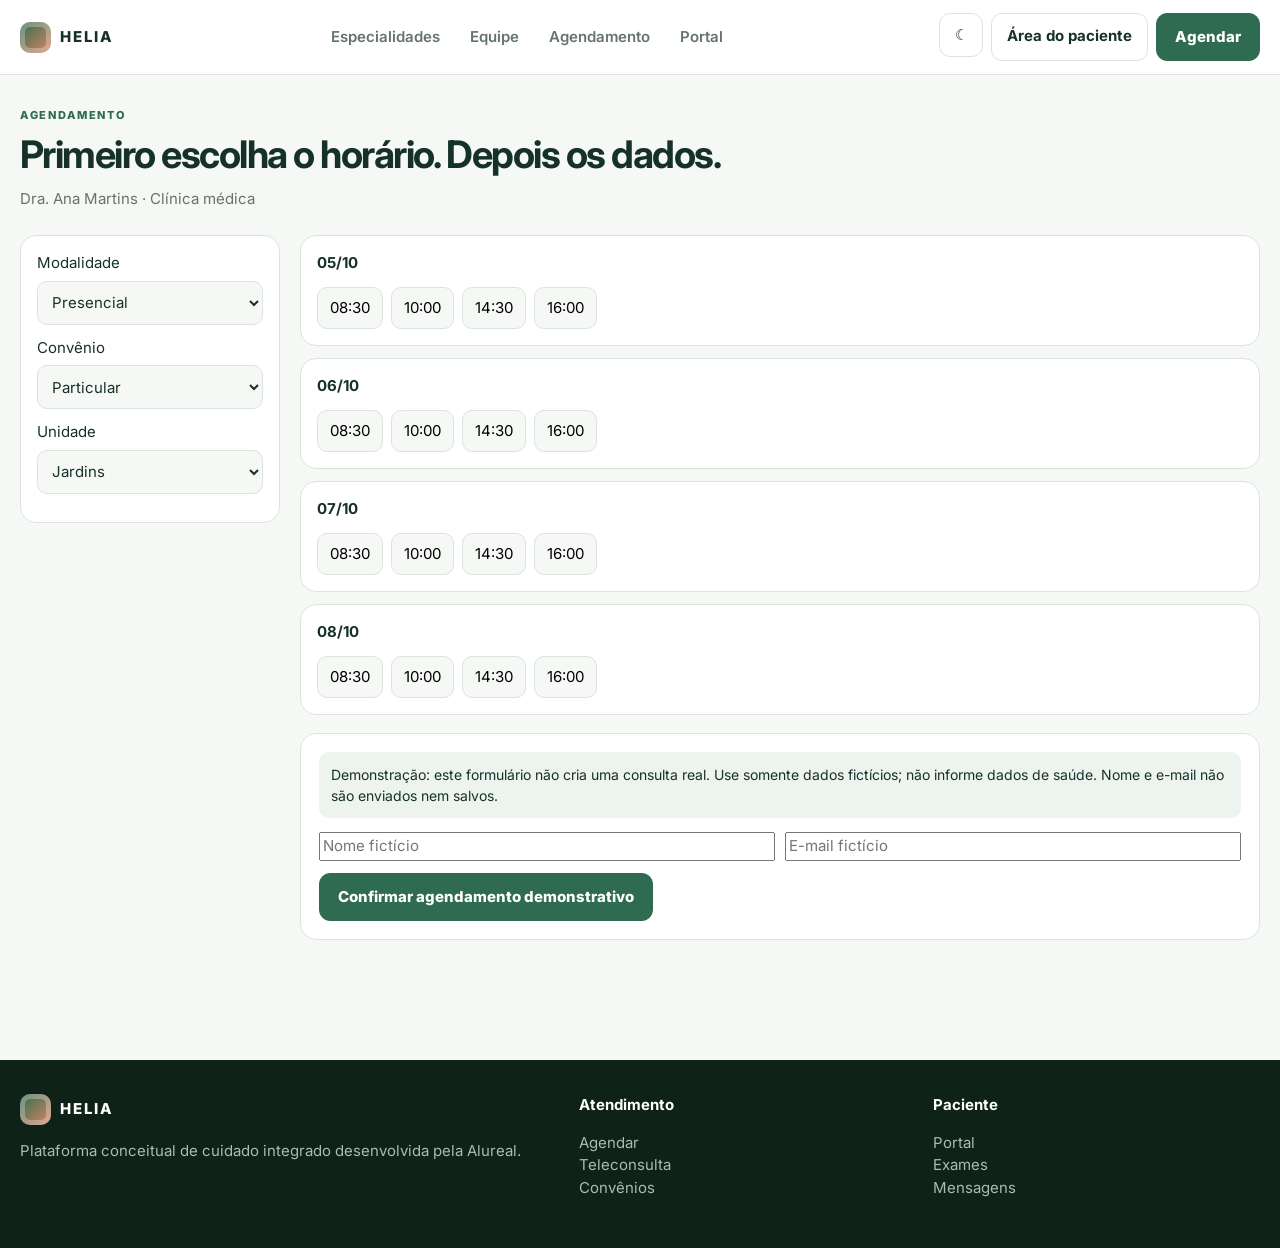
<file: agendamento.html>
<!doctype html><html lang="pt-BR"><head><meta charset="utf-8"><meta name="viewport" content="width=device-width,initial-scale=1,maximum-scale=1,user-scalable=no,viewport-fit=cover"><title>HELIA — Agendamento</title><link href="https://fonts.googleapis.com/css2?family=Inter:wght@400;500;600;700;800&display=swap" rel="stylesheet"><link rel="stylesheet" href="helia-app.css?v=20261001-1100"></head><body><div data-shell-header></div><main class="page"><div class="wrap"><header class="page-head"><div><span class="eyebrow">Agendamento</span><h1>Primeiro escolha o horário. Depois os dados.</h1><p data-selected-doctor></p><p class="booking-status" data-booking-status role="status" aria-live="polite"></p></div></header><div class="schedule-grid"><aside class="schedule-side"><label>Modalidade<select><option>Presencial</option><option>Teleconsulta</option></select></label><label>Convênio<select><option>Particular</option><option>Saúde Prime</option><option>Vida+ Empresarial</option></select></label><label>Unidade<select><option>Jardins</option><option>Paulista</option></select></label></aside><section><div class="schedule-days" data-schedule></div><form class="booking-form" data-booking-form><p class="demo-notice">Demonstração: este formulário não cria uma consulta real. Use somente dados fictícios; não informe dados de saúde. Nome e e-mail não são enviados nem salvos.</p><div class="booking-fields"><input required placeholder="Nome fictício"><input type="email" required placeholder="E-mail fictício"></div><button class="primary" style="margin-top:12px">Confirmar agendamento demonstrativo</button></form></section></div></div></main><div data-shell-footer></div><script src="helia-data.js?v=20261001-1100"></script><script src="helia-app.js?v=20261001-1100"></script></body></html>
</file>
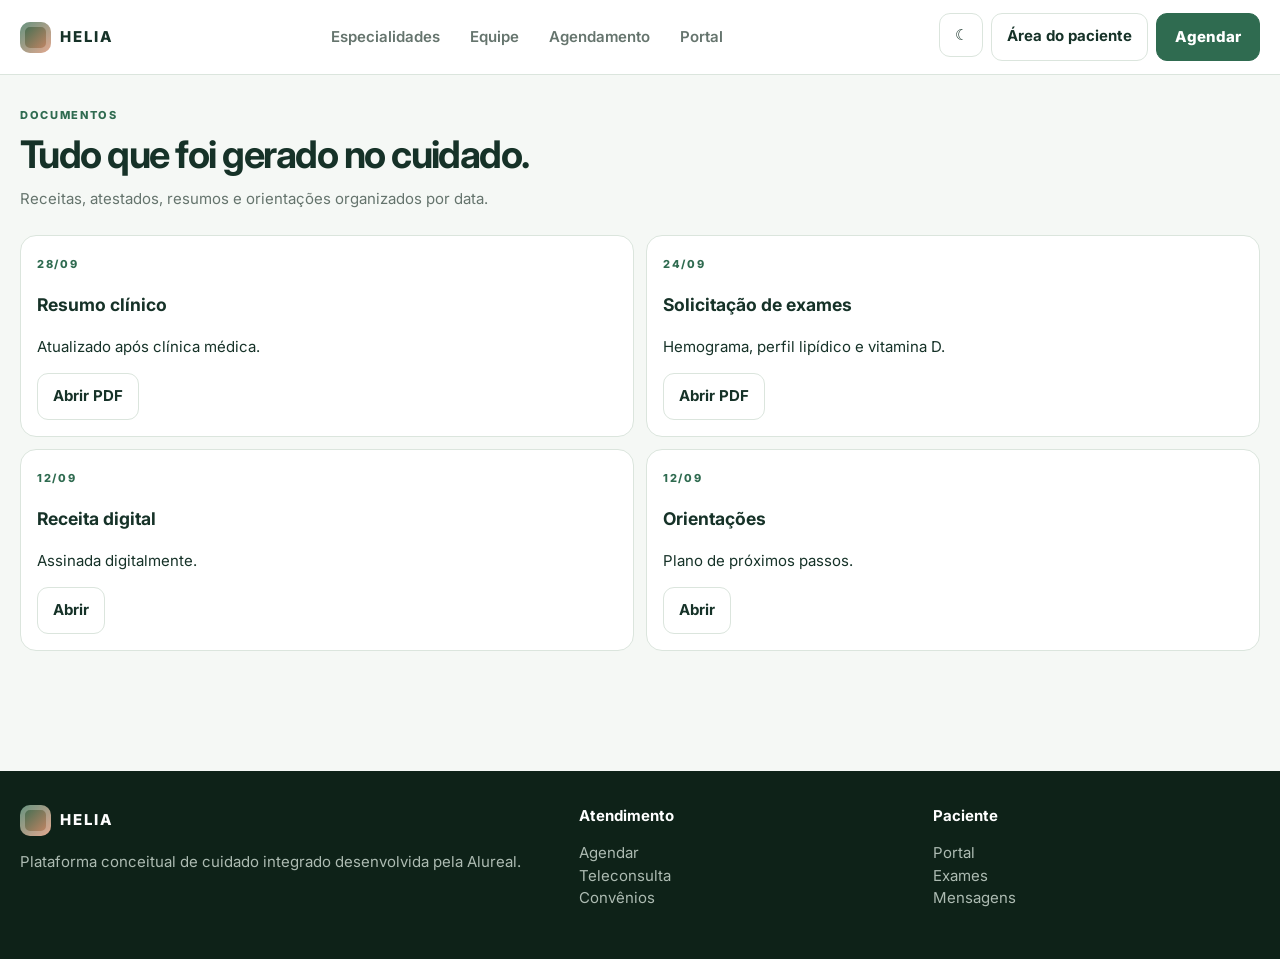
<file: documentos.html>
<!doctype html><html lang="pt-BR"><head><meta charset="utf-8"><meta name="viewport" content="width=device-width,initial-scale=1,maximum-scale=1,user-scalable=no,viewport-fit=cover"><title>HELIA — Documentos</title><link href="https://fonts.googleapis.com/css2?family=Inter:wght@400;500;600;700;800&display=swap" rel="stylesheet"><link rel="stylesheet" href="helia-app.css?v=20260929-1820"></head><body><div data-shell-header></div><main class="page"><div class="wrap"><header class="page-head"><div><span class="eyebrow">Documentos</span><h1>Tudo que foi gerado no cuidado.</h1><p>Receitas, atestados, resumos e orientações organizados por data.</p></div></header><div class="doc-grid"><article class="doc-card"><span class="eyebrow">28/09</span><h3>Resumo clínico</h3><p>Atualizado após clínica médica.</p><button class="secondary">Abrir PDF</button></article><article class="doc-card"><span class="eyebrow">24/09</span><h3>Solicitação de exames</h3><p>Hemograma, perfil lipídico e vitamina D.</p><button class="secondary">Abrir PDF</button></article><article class="doc-card"><span class="eyebrow">12/09</span><h3>Receita digital</h3><p>Assinada digitalmente.</p><button class="secondary">Abrir</button></article><article class="doc-card"><span class="eyebrow">12/09</span><h3>Orientações</h3><p>Plano de próximos passos.</p><button class="secondary">Abrir</button></article></div></div></main><div data-shell-footer></div><script src="helia-data.js?v=20260929-1820"></script><script src="helia-app.js?v=20260929-1820"></script></body></html>
</file>
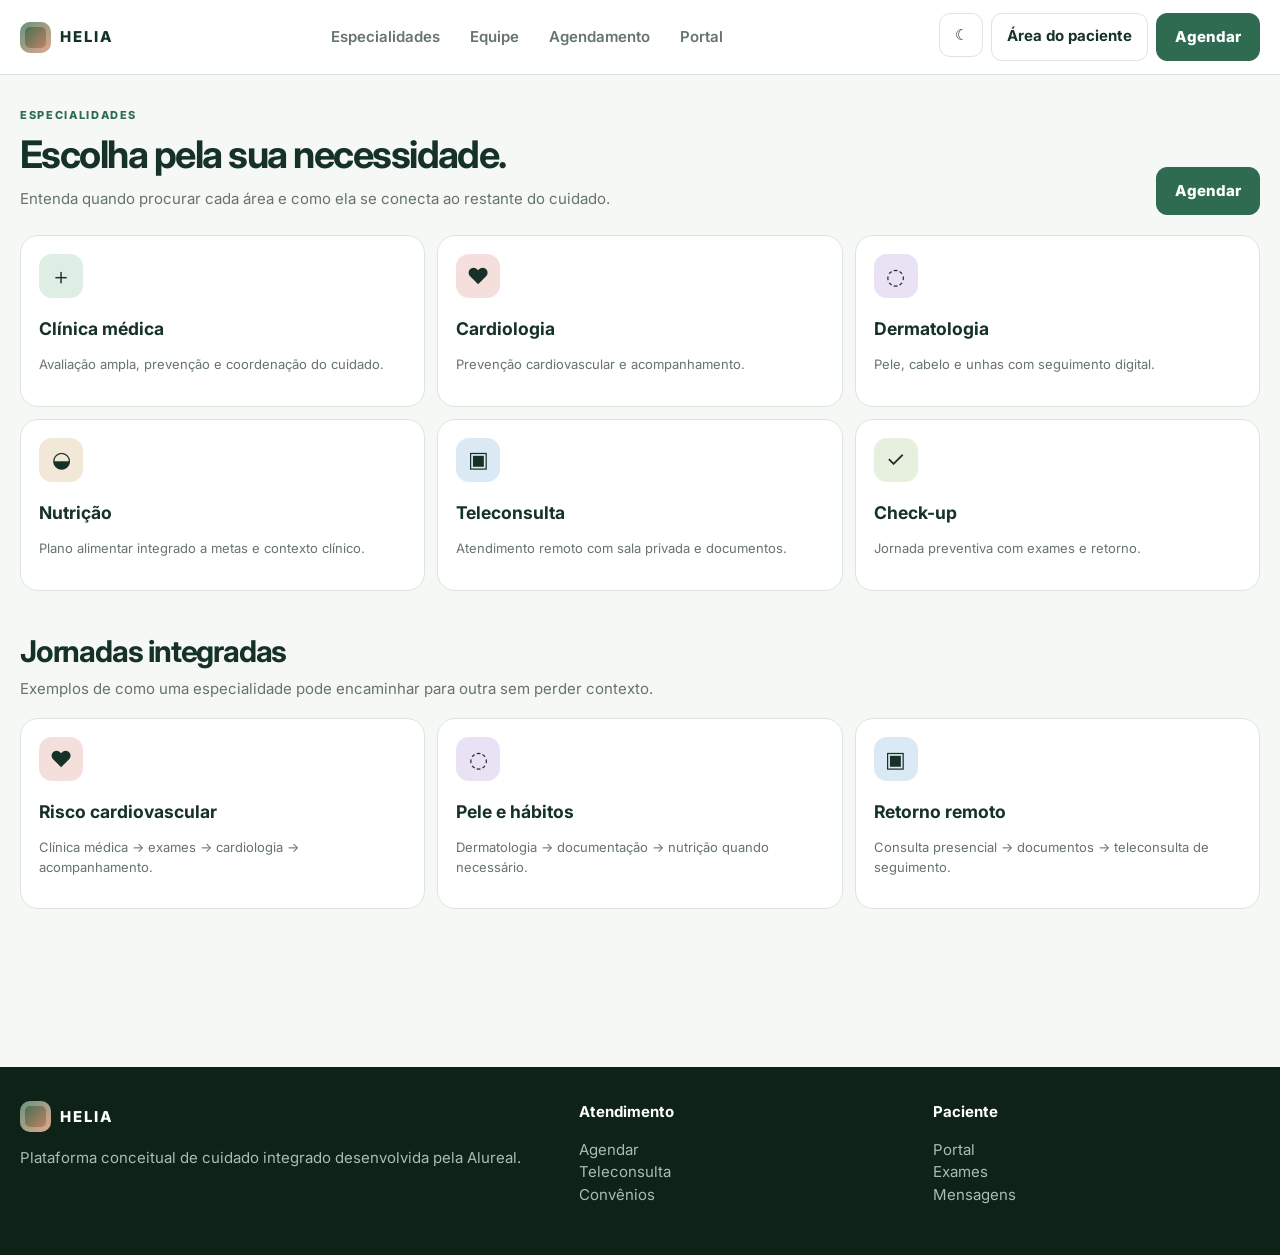
<file: especialidades.html>
<!doctype html><html lang="pt-BR"><head><meta charset="utf-8"><meta name="viewport" content="width=device-width,initial-scale=1,maximum-scale=1,user-scalable=no,viewport-fit=cover"><title>HELIA — Especialidades</title><link href="https://fonts.googleapis.com/css2?family=Inter:wght@400;500;600;700;800&display=swap" rel="stylesheet"><link rel="stylesheet" href="helia-app.css?v=20260929-1820"></head><body><div data-shell-header></div><main class="page"><div class="wrap"><header class="page-head"><div><span class="eyebrow">Especialidades</span><h1>Escolha pela sua necessidade.</h1><p>Entenda quando procurar cada área e como ela se conecta ao restante do cuidado.</p></div><a class="primary" href="agendamento.html">Agendar</a></header><div class="specialty-grid" data-specialties></div><section class="section"><div class="section-head"><div><h2>Jornadas integradas</h2><p>Exemplos de como uma especialidade pode encaminhar para outra sem perder contexto.</p></div></div><div class="specialty-grid"><article class="specialty"><div class="specialty-icon" style="background:#f4dfdc">♥</div><h3>Risco cardiovascular</h3><p>Clínica médica → exames → cardiologia → acompanhamento.</p></article><article class="specialty"><div class="specialty-icon" style="background:#e9e2f4">◌</div><h3>Pele e hábitos</h3><p>Dermatologia → documentação → nutrição quando necessário.</p></article><article class="specialty"><div class="specialty-icon" style="background:#dbe9f5">▣</div><h3>Retorno remoto</h3><p>Consulta presencial → documentos → teleconsulta de seguimento.</p></article></div></section></div></main><div data-shell-footer></div><script src="helia-data.js?v=20260929-1820"></script><script src="helia-app.js?v=20260929-1820"></script></body></html>
</file>
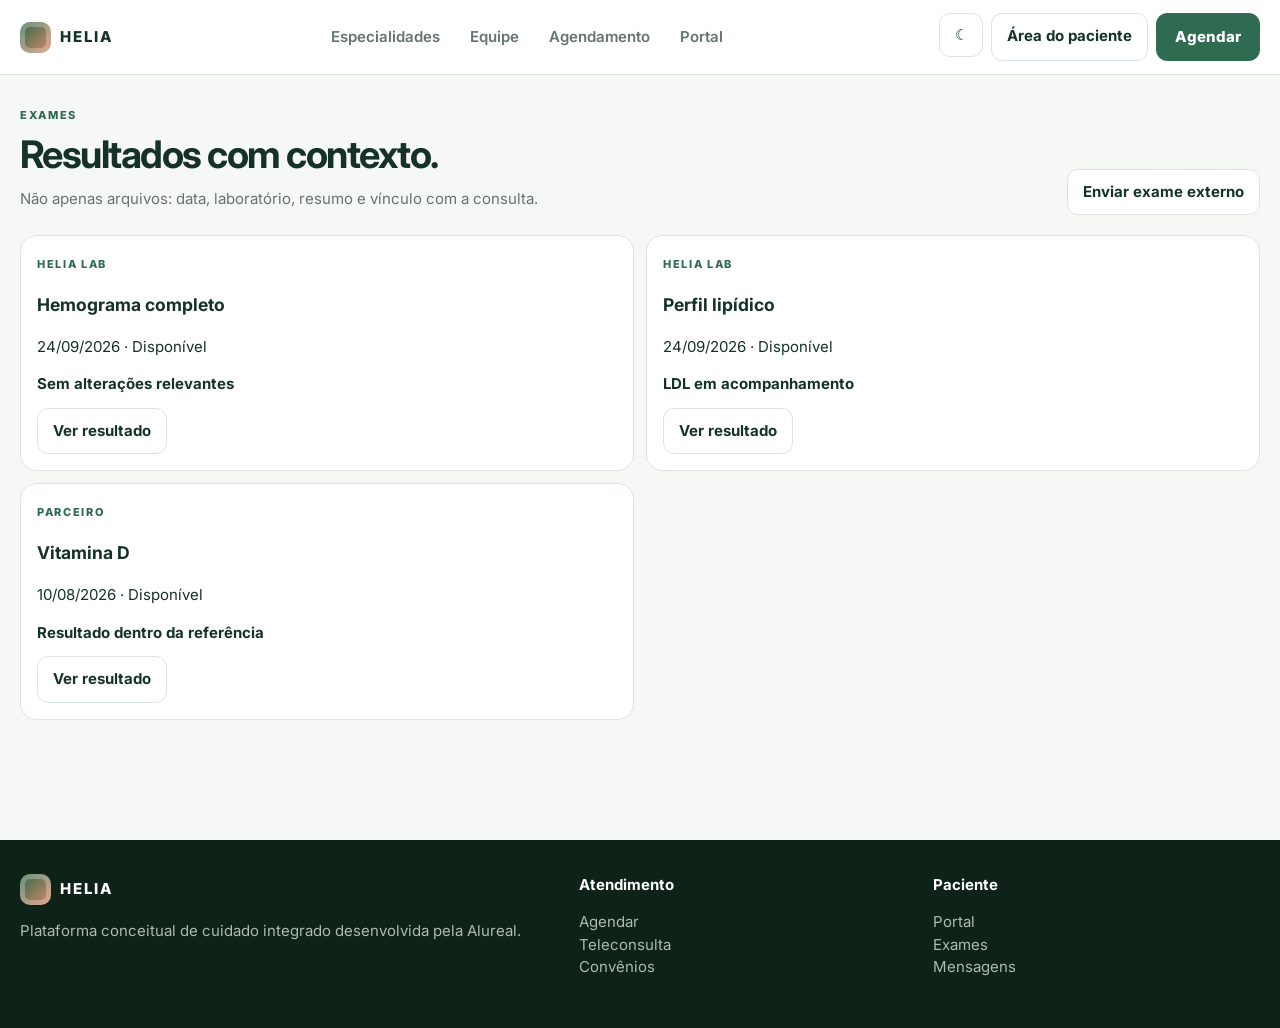
<file: exames.html>
<!doctype html><html lang="pt-BR"><head><meta charset="utf-8"><meta name="viewport" content="width=device-width,initial-scale=1,maximum-scale=1,user-scalable=no,viewport-fit=cover"><title>HELIA — Exames</title><link href="https://fonts.googleapis.com/css2?family=Inter:wght@400;500;600;700;800&display=swap" rel="stylesheet"><link rel="stylesheet" href="helia-app.css?v=20260929-1820"></head><body><div data-shell-header></div><main class="page"><div class="wrap"><header class="page-head"><div><span class="eyebrow">Exames</span><h1>Resultados com contexto.</h1><p>Não apenas arquivos: data, laboratório, resumo e vínculo com a consulta.</p></div><button class="secondary">Enviar exame externo</button></header><div class="exam-grid" data-exams></div></div></main><div data-shell-footer></div><script src="helia-data.js?v=20260929-1820"></script><script src="helia-app.js?v=20260929-1820"></script></body></html>
</file>
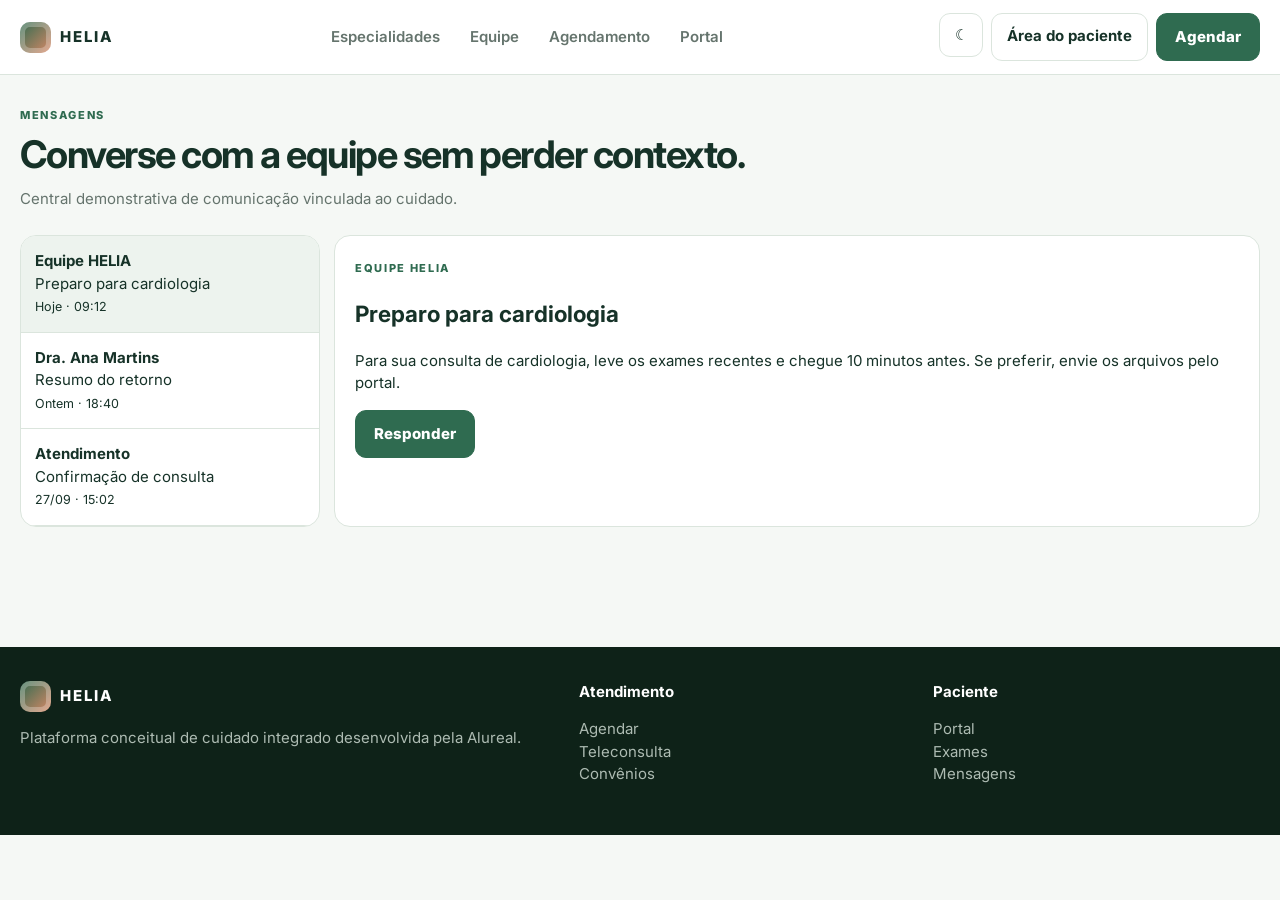
<file: mensagens.html>
<!doctype html><html lang="pt-BR"><head><meta charset="utf-8"><meta name="viewport" content="width=device-width,initial-scale=1,maximum-scale=1,user-scalable=no,viewport-fit=cover"><title>HELIA — Mensagens</title><link href="https://fonts.googleapis.com/css2?family=Inter:wght@400;500;600;700;800&display=swap" rel="stylesheet"><link rel="stylesheet" href="helia-app.css?v=20260929-1820"></head><body><div data-shell-header></div><main class="page"><div class="wrap"><header class="page-head"><div><span class="eyebrow">Mensagens</span><h1>Converse com a equipe sem perder contexto.</h1><p>Central demonstrativa de comunicação vinculada ao cuidado.</p></div></header><div class="message-layout"><section class="message-list" data-message-list></section><article class="message-view" data-message-view></article></div></div></main><div data-shell-footer></div><script src="helia-data.js?v=20260929-1820"></script><script src="helia-app.js?v=20260929-1820"></script></body></html>
</file>
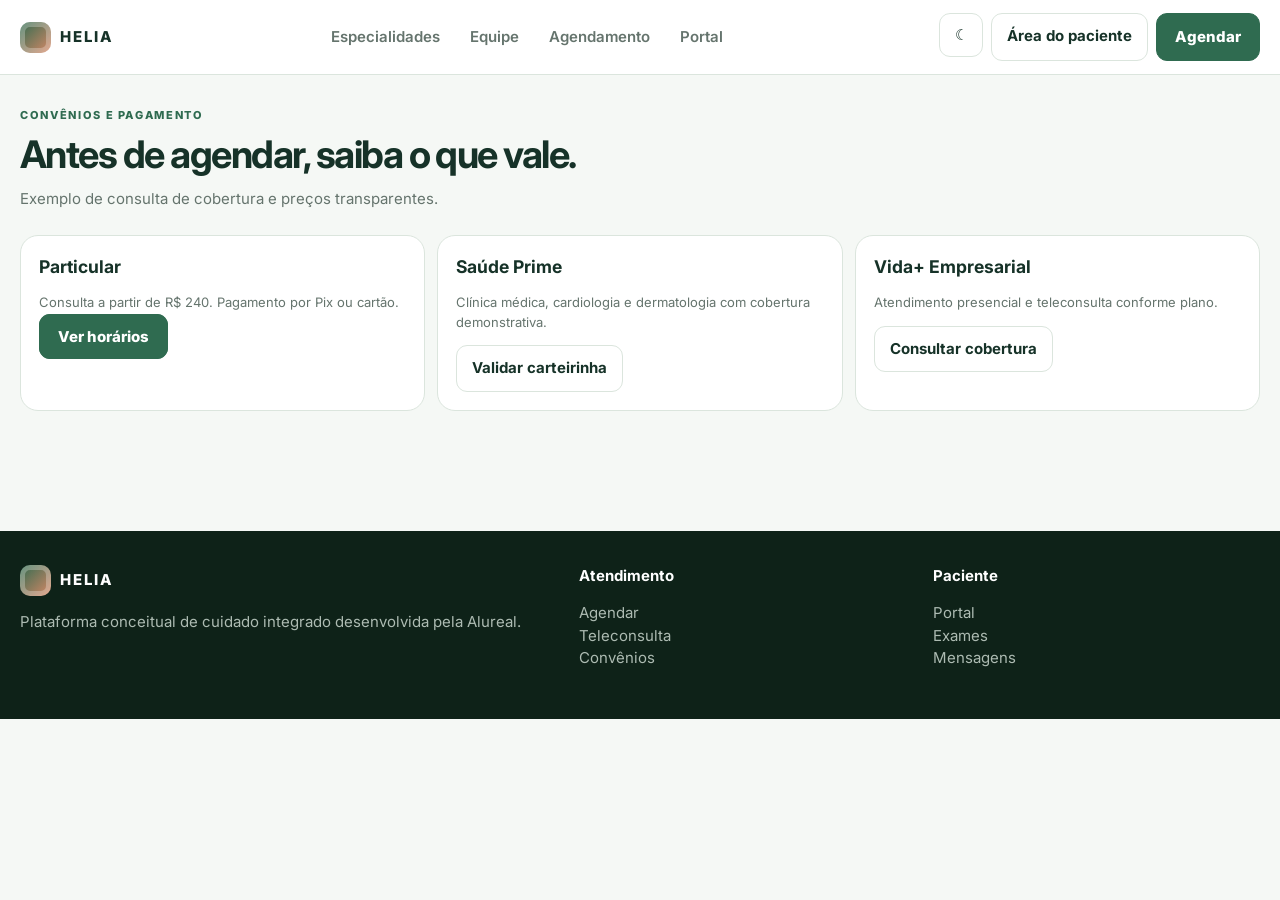
<file: planos.html>
<!doctype html><html lang="pt-BR"><head><meta charset="utf-8"><meta name="viewport" content="width=device-width,initial-scale=1,maximum-scale=1,user-scalable=no,viewport-fit=cover"><title>HELIA — Convênios</title><link href="https://fonts.googleapis.com/css2?family=Inter:wght@400;500;600;700;800&display=swap" rel="stylesheet"><link rel="stylesheet" href="helia-app.css?v=20260929-1820"></head><body><div data-shell-header></div><main class="page"><div class="wrap"><header class="page-head"><div><span class="eyebrow">Convênios e pagamento</span><h1>Antes de agendar, saiba o que vale.</h1><p>Exemplo de consulta de cobertura e preços transparentes.</p></div></header><div class="specialty-grid"><article class="specialty"><h3>Particular</h3><p>Consulta a partir de R$ 240. Pagamento por Pix ou cartão.</p><a class="primary" href="agendamento.html">Ver horários</a></article><article class="specialty"><h3>Saúde Prime</h3><p>Clínica médica, cardiologia e dermatologia com cobertura demonstrativa.</p><button class="secondary">Validar carteirinha</button></article><article class="specialty"><h3>Vida+ Empresarial</h3><p>Atendimento presencial e teleconsulta conforme plano.</p><button class="secondary">Consultar cobertura</button></article></div></div></main><div data-shell-footer></div><script src="helia-data.js?v=20260929-1820"></script><script src="helia-app.js?v=20260929-1820"></script></body></html>
</file>
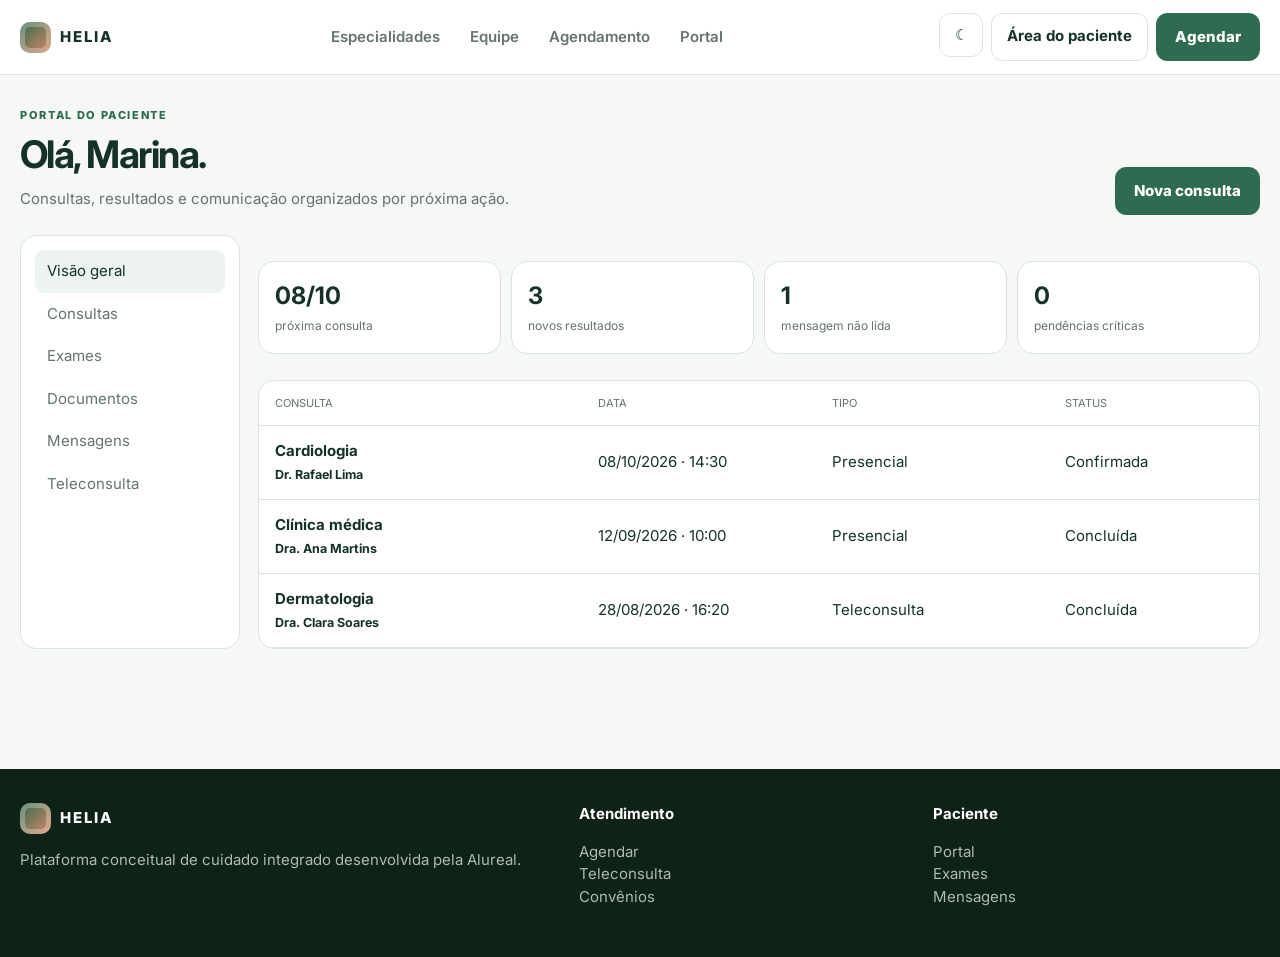
<file: portal.html>
<!doctype html><html lang="pt-BR"><head><meta charset="utf-8"><meta name="viewport" content="width=device-width,initial-scale=1,maximum-scale=1,user-scalable=no,viewport-fit=cover"><title>HELIA — Portal do paciente</title><link href="https://fonts.googleapis.com/css2?family=Inter:wght@400;500;600;700;800&display=swap" rel="stylesheet"><link rel="stylesheet" href="helia-app.css?v=20260929-1820"></head><body><div data-shell-header></div><main class="page"><div class="wrap"><header class="page-head"><div><span class="eyebrow">Portal do paciente</span><h1>Olá, Marina.</h1><p>Consultas, resultados e comunicação organizados por próxima ação.</p></div><a class="primary" href="agendamento.html">Nova consulta</a></header><div class="portal-shell"><nav class="portal-menu"><a class="active" href="portal.html">Visão geral</a><a href="agendamento.html">Consultas</a><a href="exames.html">Exames</a><a href="documentos.html">Documentos</a><a href="mensagens.html">Mensagens</a><a href="teleconsulta.html">Teleconsulta</a></nav><section class="portal-content"><div class="stats"><article class="stat"><strong>08/10</strong><span>próxima consulta</span></article><article class="stat"><strong>3</strong><span>novos resultados</span></article><article class="stat"><strong>1</strong><span>mensagem não lida</span></article><article class="stat"><strong>0</strong><span>pendências críticas</span></article></div><div data-appointments></div></section></div></div></main><div data-shell-footer></div><script src="helia-data.js?v=20260929-1820"></script><script src="helia-app.js?v=20260929-1820"></script></body></html>
</file>
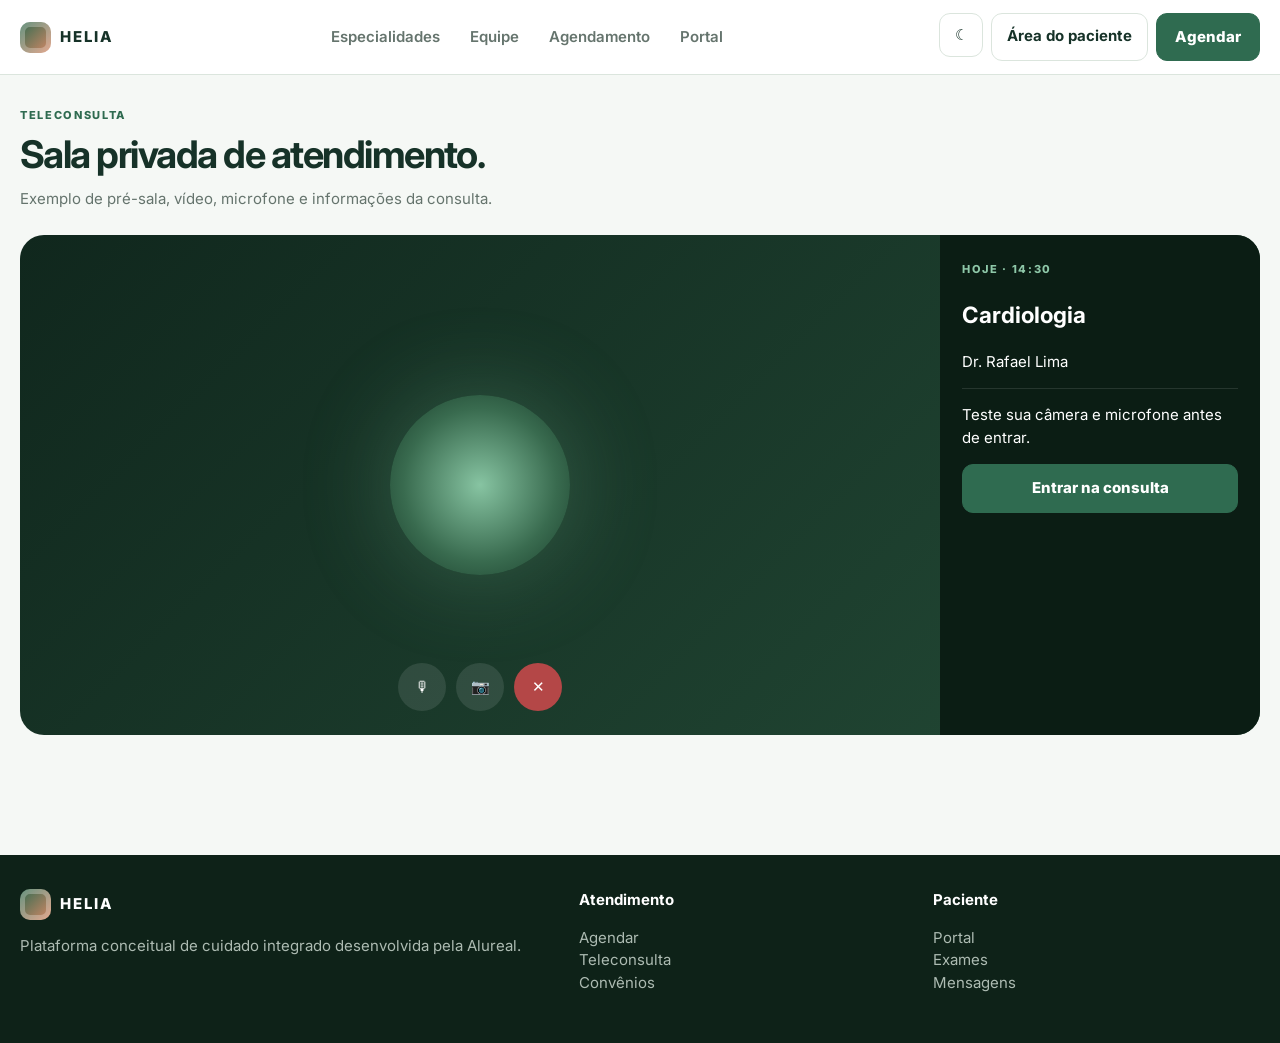
<file: teleconsulta.html>
<!doctype html><html lang="pt-BR"><head><meta charset="utf-8"><meta name="viewport" content="width=device-width,initial-scale=1,maximum-scale=1,user-scalable=no,viewport-fit=cover"><title>HELIA — Teleconsulta</title><link href="https://fonts.googleapis.com/css2?family=Inter:wght@400;500;600;700;800&display=swap" rel="stylesheet"><link rel="stylesheet" href="helia-app.css?v=20260929-1820"></head><body><div data-shell-header></div><main class="page"><div class="wrap"><header class="page-head"><div><span class="eyebrow">Teleconsulta</span><h1>Sala privada de atendimento.</h1><p>Exemplo de pré-sala, vídeo, microfone e informações da consulta.</p></div></header><section class="tele-card"><div class="tele-stage"><div class="tele-controls"><button>🎙</button><button>📷</button><button style="background:#b44747">✕</button></div></div><aside class="tele-info"><span class="eyebrow" style="color:#8ec7a8">Hoje · 14:30</span><h2>Cardiologia</h2><p>Dr. Rafael Lima</p><hr style="border:0;border-top:1px solid #ffffff1c"><p>Teste sua câmera e microfone antes de entrar.</p><button class="primary" style="width:100%">Entrar na consulta</button></aside></section></div></main><div data-shell-footer></div><script src="helia-data.js?v=20260929-1820"></script><script src="helia-app.js?v=20260929-1820"></script></body></html>
</file>
<file: helia-app.css>
:root{--bg:#f5f8f5;--surface:#fff;--surface2:#edf3ee;--ink:#163228;--muted:#65746d;--line:#dbe5dd;--brand:#2f6b50;--brand2:#78aa91;--warm:#d98967;--danger:#c85c5c;--shadow:0 18px 55px rgba(33,70,51,.10);--max:1240px}
:root[data-theme="dark"]{--bg:#0d1511;--surface:#131f18;--surface2:#19271f;--ink:#eef5f0;--muted:#9eaea5;--line:#283b30;--brand:#83c6a2;--brand2:#4d8c6b;--warm:#e08d6c;--shadow:0 18px 55px #0006}
*{box-sizing:border-box}html{scroll-behavior:smooth;-webkit-text-size-adjust:100%}body{margin:0;background:var(--bg);color:var(--ink);font:15px/1.5 Inter,Arial,sans-serif;overflow-x:hidden}a{color:inherit;text-decoration:none}button,input,select,textarea{font:inherit}.wrap{width:min(calc(100% - 36px),var(--max));margin:auto}.app-header{position:sticky;top:0;z-index:80;background:color-mix(in srgb,var(--surface) 94%,transparent);backdrop-filter:blur(18px);border-bottom:1px solid var(--line)}.app-header-row{min-height:74px;display:grid;grid-template-columns:auto 1fr auto;align-items:center;gap:18px}.brand{display:flex;align-items:center;gap:9px;font-weight:800;letter-spacing:.14em}.brand-mark{width:31px;height:31px;border-radius:10px;background:linear-gradient(135deg,var(--brand),var(--warm));box-shadow:inset 0 0 0 5px #ffffff44}.main-nav{display:flex;gap:6px;justify-content:center}.main-nav a{padding:10px 12px;border-radius:10px;color:var(--muted);font-weight:600}.main-nav a:hover,.main-nav a.active{background:var(--surface2);color:var(--ink)}.header-actions{display:flex;gap:8px}.icon-btn,.primary,.secondary{border:1px solid var(--line);border-radius:11px;background:var(--surface);color:var(--ink);cursor:pointer}.icon-btn{width:44px;height:44px;display:grid;place-items:center}.primary{background:var(--brand);border-color:var(--brand);color:white;font-weight:800;padding:12px 18px}.secondary{padding:11px 15px;font-weight:700}.hero{padding:52px 0 28px}.hero-grid{display:grid;grid-template-columns:1.05fr .95fr;gap:32px;align-items:center}.eyebrow{font-size:11px;text-transform:uppercase;letter-spacing:.15em;color:var(--brand);font-weight:800}.hero h1{font-size:clamp(48px,7vw,86px);line-height:.95;letter-spacing:-.06em;margin:14px 0}.hero p{font-size:18px;color:var(--muted);max-width:650px}.hero-actions{display:flex;gap:10px;flex-wrap:wrap;margin-top:24px}.hero-card{min-height:460px;border-radius:28px;background:linear-gradient(145deg,#e3efe6,#f7f3ec);position:relative;overflow:hidden;box-shadow:var(--shadow)}:root[data-theme="dark"] .hero-card{background:linear-gradient(145deg,#173122,#121d16)}.hero-card img{position:absolute;right:0;bottom:0;width:72%;height:100%;object-fit:cover;object-position:center;mix-blend-mode:multiply;opacity:.88}:root[data-theme="dark"] .hero-card img{mix-blend-mode:normal;opacity:.66}.hero-glass{position:absolute;left:24px;right:24px;bottom:24px;background:#ffffffd9;border:1px solid #ffffffaa;border-radius:18px;padding:18px;backdrop-filter:blur(14px);color:#173228}:root[data-theme="dark"] .hero-glass{background:#0e1713d9;color:#eef5f0;border-color:#ffffff22}.quick-search{display:grid;grid-template-columns:1fr 1fr auto;gap:10px;margin-top:18px}.quick-search select,.quick-search input{height:48px;border:1px solid var(--line);border-radius:12px;background:var(--surface);color:var(--ink);padding:0 12px}.stats{display:grid;grid-template-columns:repeat(4,1fr);gap:10px;margin:26px 0}.stat{background:var(--surface);border:1px solid var(--line);border-radius:16px;padding:16px}.stat strong{display:block;font-size:24px}.stat span{color:var(--muted);font-size:12px}.section{padding:38px 0}.section-head{display:flex;justify-content:space-between;gap:18px;align-items:end;margin-bottom:18px}.section-head h2{font-size:30px;letter-spacing:-.04em;margin:0}.section-head p{margin:4px 0 0;color:var(--muted)}.specialty-grid{display:grid;grid-template-columns:repeat(3,1fr);gap:12px}.specialty{background:var(--surface);border:1px solid var(--line);border-radius:18px;padding:18px;transition:.2s}.specialty:hover{transform:translateY(-2px);box-shadow:var(--shadow)}.specialty-icon{width:44px;height:44px;border-radius:13px;display:grid;place-items:center;font-size:22px;margin-bottom:18px}.specialty h3{margin:0 0 6px}.specialty p{color:var(--muted);font-size:13px}.doctor-grid{display:grid;grid-template-columns:repeat(4,1fr);gap:14px}.doctor{background:var(--surface);border:1px solid var(--line);border-radius:18px;overflow:hidden}.doctor-photo{aspect-ratio:.9;overflow:hidden;background:var(--surface2)}.doctor-photo img{width:100%;height:100%;object-fit:cover}.doctor-body{padding:15px}.doctor h3{margin:4px 0}.doctor p{color:var(--muted);font-size:13px}.doctor-meta{display:flex;gap:8px;flex-wrap:wrap;margin:10px 0}.tag{font-size:10px;border-radius:999px;background:var(--surface2);padding:5px 7px}.doctor-footer{display:flex;justify-content:space-between;align-items:center;gap:10px}.rating{font-size:12px;color:#7a6f3b}.portal-preview{display:grid;grid-template-columns:220px 1fr;min-height:440px;background:#10271d;color:white;border-radius:24px;overflow:hidden}.portal-side{padding:22px;background:#0b1f16}.portal-side a{display:block;padding:10px 12px;border-radius:9px;color:#b4c6bb}.portal-side a.active{background:#ffffff12;color:white}.portal-main{padding:26px}.portal-cards{display:grid;grid-template-columns:repeat(3,1fr);gap:12px}.portal-card{background:#ffffff0c;border:1px solid #ffffff18;border-radius:16px;padding:18px}.portal-card span{color:#a8bbb0;font-size:12px}.portal-card strong{display:block;font-size:20px;margin-top:8px}.app-footer{margin-top:50px;background:#0e2218;color:white}.footer-grid{display:grid;grid-template-columns:1.3fr .8fr .8fr;gap:28px;padding:34px 0}.app-footer p,.app-footer a{color:#adbbb2}.page{padding:28px 0 70px}.page-head{display:flex;justify-content:space-between;gap:20px;align-items:end;margin-bottom:20px}.page-head h1{font-size:38px;letter-spacing:-.04em;margin:0}.page-head p{color:var(--muted);margin:5px 0}.filter-row{display:flex;gap:8px;overflow:auto;margin-bottom:16px}.filter{border:1px solid var(--line);background:var(--surface);border-radius:999px;padding:9px 12px;white-space:nowrap}.filter.active{background:var(--brand);color:white;border-color:var(--brand)}.schedule-grid{display:grid;grid-template-columns:260px 1fr;gap:20px}.schedule-side{background:var(--surface);border:1px solid var(--line);border-radius:16px;padding:16px;align-self:start}.schedule-side label{display:grid;gap:6px;margin-bottom:12px}.schedule-side select{height:44px;border:1px solid var(--line);border-radius:10px;background:var(--bg);color:var(--ink);padding:0 10px}.schedule-days{display:grid;gap:12px}.schedule-day{background:var(--surface);border:1px solid var(--line);border-radius:16px;padding:16px}.slots{display:flex;gap:8px;flex-wrap:wrap;margin-top:12px}.slot{border:1px solid var(--line);background:var(--bg);border-radius:10px;padding:9px 12px}.slot.selected{background:var(--brand);color:white}.portal-shell{display:grid;grid-template-columns:220px 1fr;gap:18px}.portal-menu{background:var(--surface);border:1px solid var(--line);border-radius:16px;padding:14px}.portal-menu a{display:block;padding:10px 12px;border-radius:9px;color:var(--muted)}.portal-menu a.active{background:var(--surface2);color:var(--ink)}.portal-content{min-width:0}.table{background:var(--surface);border:1px solid var(--line);border-radius:16px;overflow:hidden}.table-row{display:grid;grid-template-columns:1.4fr 1fr 1fr .8fr;gap:12px;padding:14px 16px;border-bottom:1px solid var(--line);align-items:center}.table-row.header{font-size:11px;text-transform:uppercase;color:var(--muted)}.exam-card,.message-card,.doc-card{background:var(--surface);border:1px solid var(--line);border-radius:16px;padding:16px}.exam-grid,.doc-grid{display:grid;grid-template-columns:repeat(2,1fr);gap:12px}.message-layout{display:grid;grid-template-columns:300px 1fr;gap:14px}.message-list,.message-view{background:var(--surface);border:1px solid var(--line);border-radius:16px;overflow:hidden}.message-item{padding:14px;border-bottom:1px solid var(--line);cursor:pointer}.message-item.active{background:var(--surface2)}.message-view{padding:20px}.tele-card{min-height:500px;border-radius:24px;background:linear-gradient(135deg,#10271d,#234a36);color:white;display:grid;grid-template-columns:1fr 320px;overflow:hidden}.tele-stage{display:grid;place-items:center;position:relative}.tele-stage:before{content:"";width:180px;height:180px;border-radius:50%;background:radial-gradient(circle,#87c4a2,#396b4f 60%,#173b29);box-shadow:0 0 90px #8bd4aa44}.tele-controls{position:absolute;bottom:24px;display:flex;gap:10px}.tele-controls button{width:48px;height:48px;border-radius:50%;border:0;background:#ffffff1a;color:white}.tele-info{background:#0b1d14;padding:22px}.mobile-nav{display:none}
@media(max-width:980px){.main-nav{display:none}.hero-grid,.schedule-grid,.portal-shell,.message-layout{grid-template-columns:1fr}.specialty-grid{grid-template-columns:repeat(2,1fr)}.doctor-grid{grid-template-columns:repeat(2,1fr)}.portal-preview{grid-template-columns:1fr}.portal-side{display:none}.portal-cards{grid-template-columns:1fr 1fr}.footer-grid{grid-template-columns:1fr 1fr}.tele-card{grid-template-columns:1fr}.tele-info{min-height:220px}}
@media(max-width:680px){body{padding-bottom:66px}.wrap{width:min(calc(100% - 24px),var(--max))}.app-header-row{grid-template-columns:auto 1fr auto;min-height:66px}.brand span:last-child{display:none}.header-actions .secondary{display:none}.quick-search{grid-template-columns:1fr}.stats{grid-template-columns:1fr 1fr}.specialty-grid,.doctor-grid,.portal-cards,.exam-grid,.doc-grid{grid-template-columns:1fr}.hero{padding-top:30px}.hero-card{min-height:360px}.hero-card img{width:100%;opacity:.5}.table-row{grid-template-columns:1.2fr 1fr}.table-row>*:nth-child(3),.table-row>*:nth-child(4){display:none}.mobile-nav{position:fixed;left:0;right:0;bottom:0;z-index:80;height:64px;background:var(--brand);display:grid;grid-template-columns:repeat(4,1fr);box-shadow:0 -8px 28px #0002}.mobile-nav a{display:grid;place-items:center;align-content:center;color:white;font-size:20px}.mobile-nav span{font-size:10px;font-weight:800}.app-footer{padding-bottom:24px}}
.booking-status{margin:6px 0 0;color:var(--muted);font-size:14px}.booking-form{margin-top:18px;background:var(--surface);border:1px solid var(--line);border-radius:16px;padding:18px}.demo-notice{margin:0 0 14px;padding:12px;border-radius:10px;background:var(--surface2);color:var(--ink);font-size:14px;line-height:1.5}.booking-fields{display:grid;grid-template-columns:1fr 1fr;gap:10px}
@media(max-width:680px){.booking-fields{grid-template-columns:1fr}}
</file>
